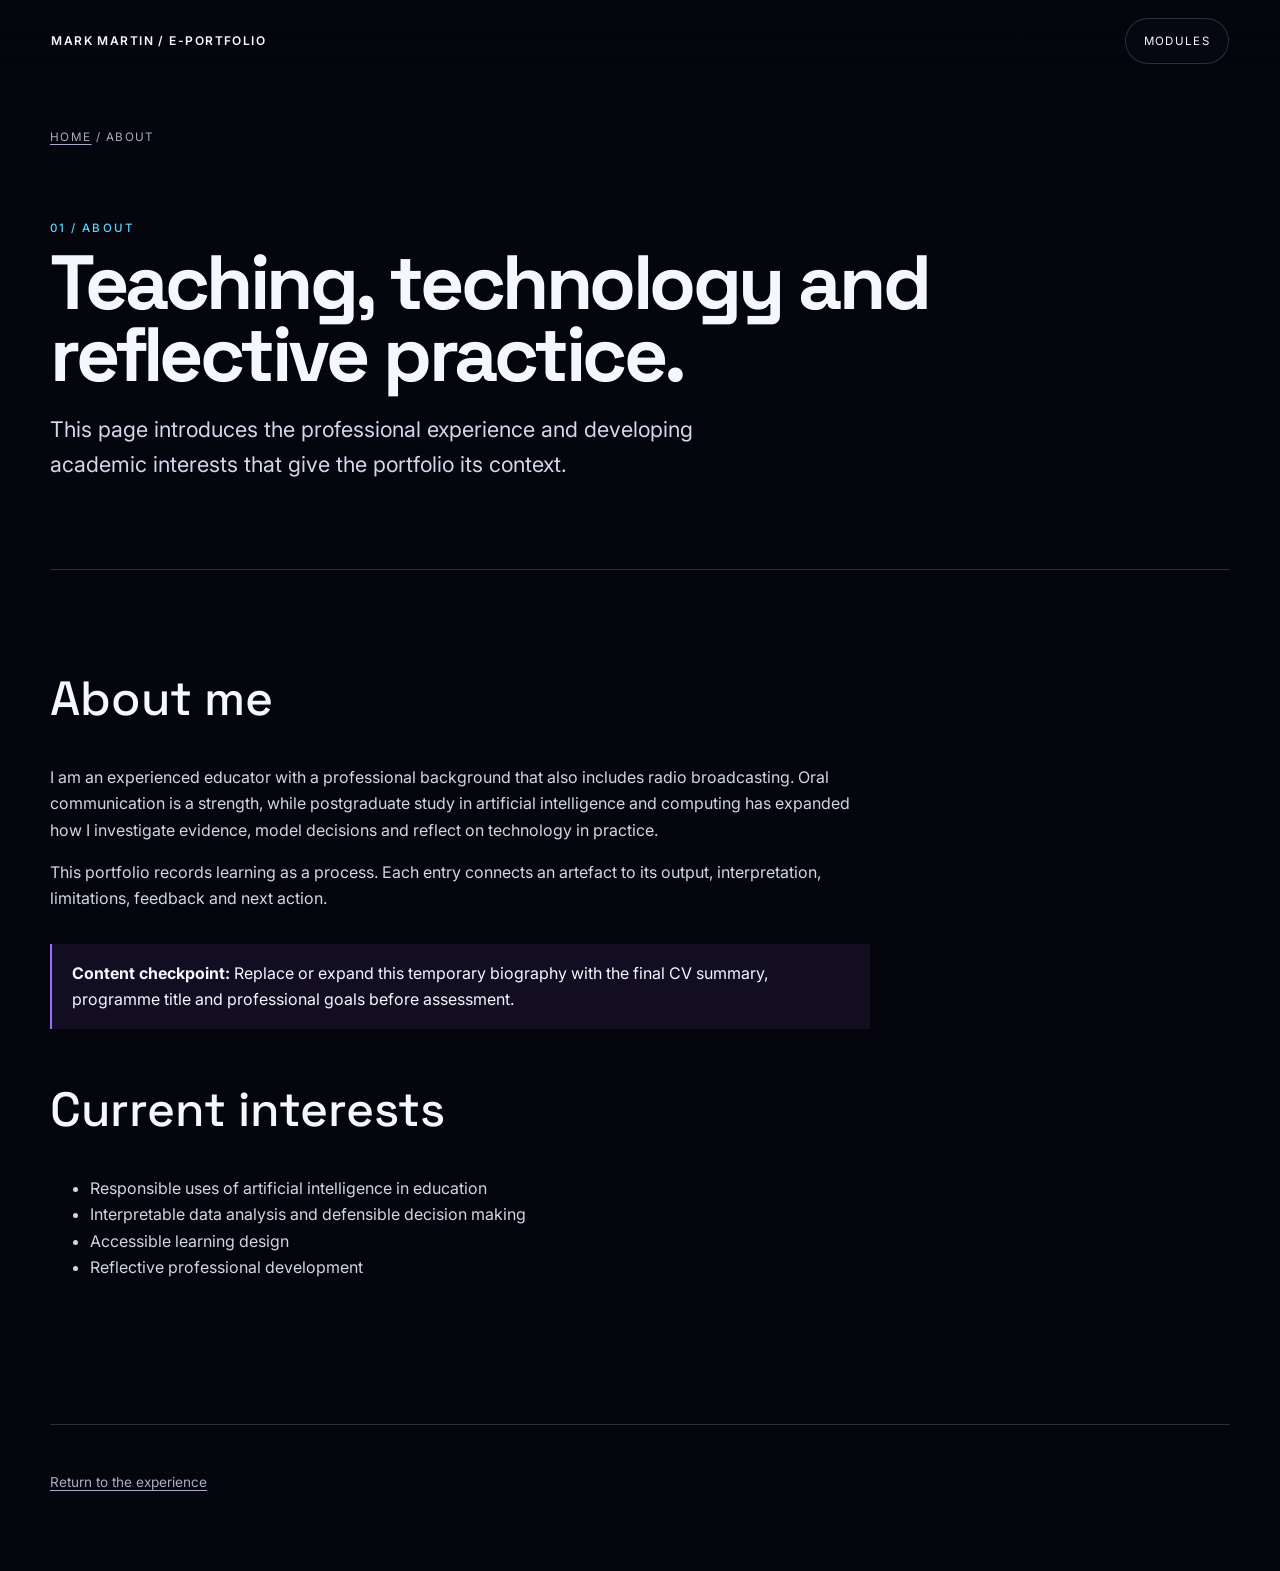
<file: about/index.html>
<!doctype html><html lang="en"><head><meta charset="utf-8"><meta name="viewport" content="width=device-width,initial-scale=1"><meta name="description" content="About Mark Martin, an experienced educator exploring artificial intelligence, computing, accessible learning design and reflective professional practice."><title>About | Mark Martin E-portfolio</title><link rel="stylesheet" href="../assets/css/global.css"><link rel="icon" href="../assets/img/favicon.svg" type="image/svg+xml"></head><body><a class="skip-link" href="#main">Skip to content</a><header class="site-header"><a class="brand" href="../">Mark Martin / E-portfolio</a><a class="button" href="../#portfolio">Modules</a></header><main id="main" class="content-shell"><div class="breadcrumbs"><a href="../">Home</a> / About</div><header class="content-hero"><p class="eyebrow">01 / About</p><h1 class="display">Teaching, technology and reflective practice.</h1><p class="lede">This page introduces the professional experience and developing academic interests that give the portfolio its context.</p></header><article class="prose"><h2>About me</h2><p>I am an experienced educator with a professional background that also includes radio broadcasting. Oral communication is a strength, while postgraduate study in artificial intelligence and computing has expanded how I investigate evidence, model decisions and reflect on technology in practice.</p><p>This portfolio records learning as a process. Each entry connects an artefact to its output, interpretation, limitations, feedback and next action.</p><div class="callout"><strong>Content checkpoint:</strong> Replace or expand this temporary biography with the final CV summary, programme title and professional goals before assessment.</div><h2>Current interests</h2><ul><li>Responsible uses of artificial intelligence in education</li><li>Interpretable data analysis and defensible decision making</li><li>Accessible learning design</li><li>Reflective professional development</li></ul></article></main><footer><p><a href="../">Return to the experience</a></p></footer></body></html>
</file>
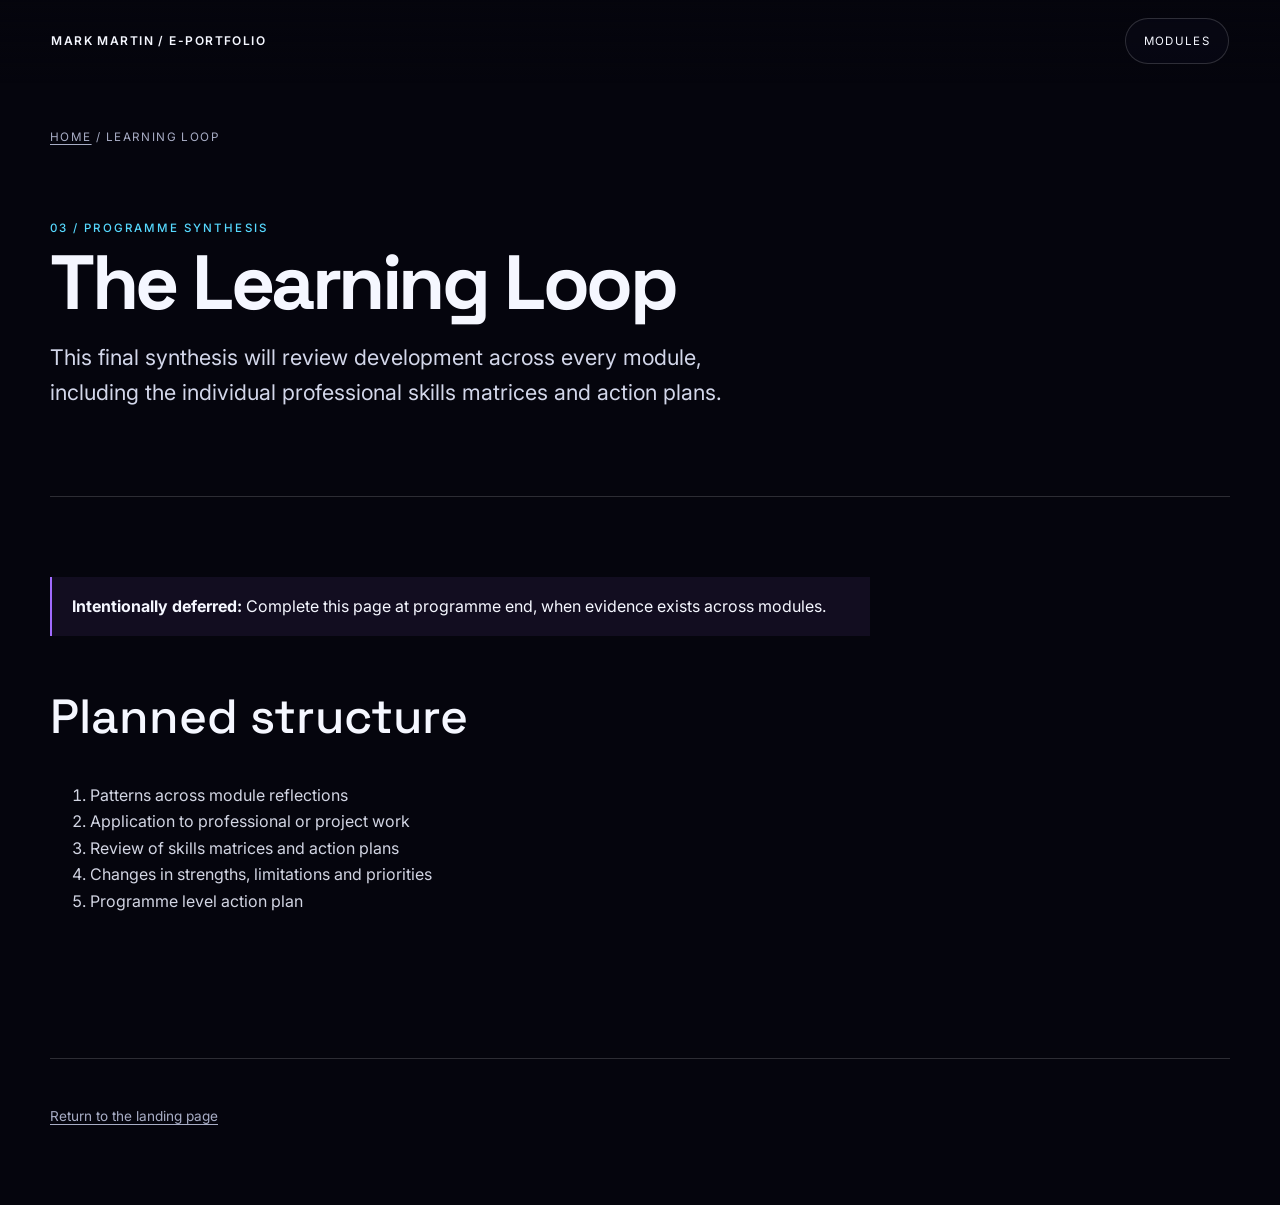
<file: learning-loop/index.html>
<!doctype html><html lang="en"><head><meta charset="utf-8"><meta name="viewport" content="width=device-width,initial-scale=1"><meta name="description" content="Programme Learning Loop connecting reflections, professional skills and action plans across Mark Martin's postgraduate studies."><title>Learning Loop | Mark Martin E-portfolio</title><link rel="stylesheet" href="../assets/css/global.css"><link rel="icon" href="../assets/img/favicon.svg" type="image/svg+xml"></head><body><a class="skip-link" href="#main">Skip to content</a><header class="site-header"><a class="brand" href="../">Mark Martin / E-portfolio</a><a class="button" href="../#portfolio">Modules</a></header><main id="main" class="content-shell"><div class="breadcrumbs"><a href="../">Home</a> / Learning Loop</div><header class="content-hero"><p class="eyebrow">03 / Programme synthesis</p><h1 class="display">The Learning Loop</h1><p class="lede">This final synthesis will review development across every module, including the individual professional skills matrices and action plans.</p></header><article class="prose"><div class="callout"><strong>Intentionally deferred:</strong> Complete this page at programme end, when evidence exists across modules.</div><h2>Planned structure</h2><ol><li>Patterns across module reflections</li><li>Application to professional or project work</li><li>Review of skills matrices and action plans</li><li>Changes in strengths, limitations and priorities</li><li>Programme level action plan</li></ol></article></main><footer><p><a href="../">Return to the landing page</a></p></footer></body></html>
</file>
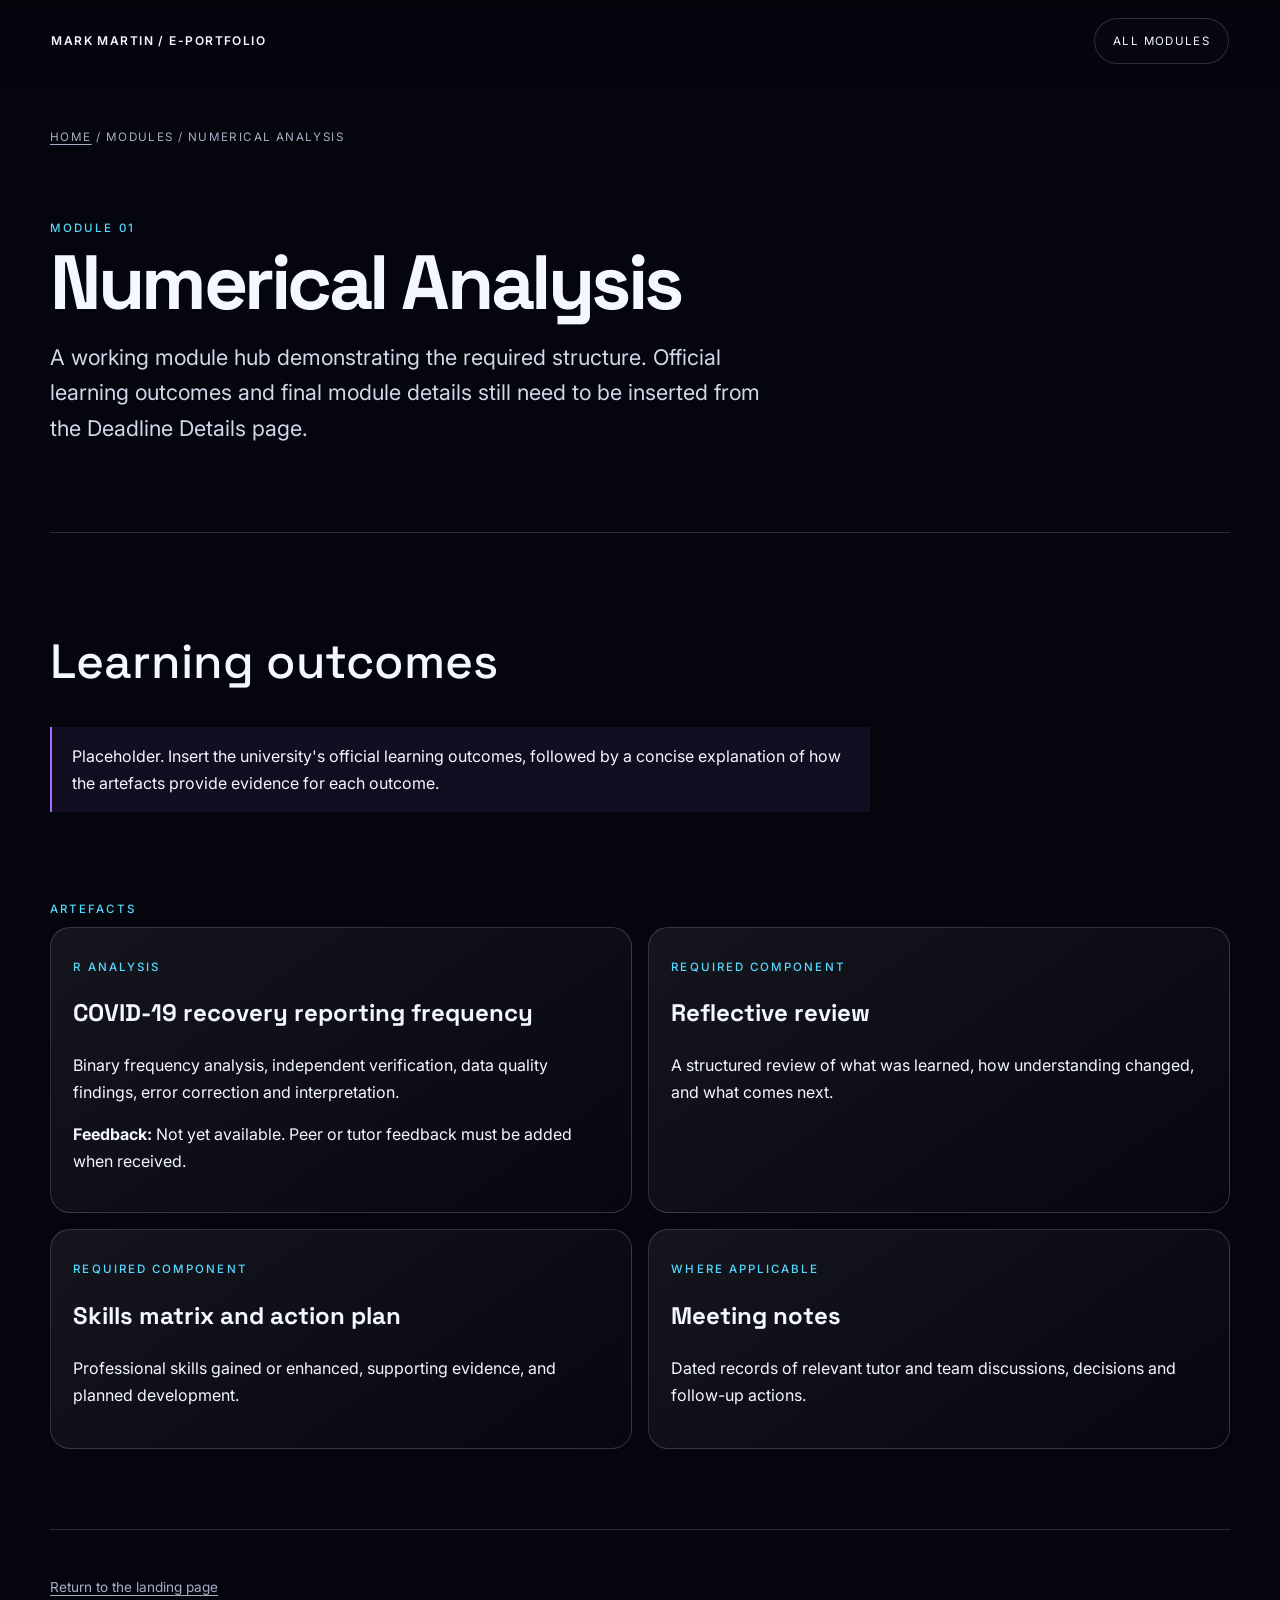
<file: modules/numerical-analysis/index.html>
<!doctype html><html lang="en"><head><meta charset="utf-8"><meta name="viewport" content="width=device-width,initial-scale=1"><meta name="description" content="Numerical Analysis module portfolio containing learning outcomes, artefacts, reflection, meeting notes, and a professional skills action plan."><title>Numerical Analysis | Mark Martin E-portfolio</title><link rel="stylesheet" href="../../assets/css/global.css"><link rel="icon" href="../../assets/img/favicon.svg" type="image/svg+xml"></head><body><a class="skip-link" href="#main">Skip to content</a><header class="site-header"><a class="brand" href="../../">Mark Martin / E-portfolio</a><a class="button" href="../../#portfolio">All modules</a></header><main id="main" class="content-shell"><div class="breadcrumbs"><a href="../../">Home</a> / Modules / Numerical Analysis</div><header class="content-hero"><p class="eyebrow">Module 01</p><h1 class="display">Numerical Analysis</h1><p class="lede">A working module hub demonstrating the required structure. Official learning outcomes and final module details still need to be inserted from the Deadline Details page.</p></header><section class="prose"><h2>Learning outcomes</h2><div class="callout">Placeholder. Insert the university's official learning outcomes, followed by a concise explanation of how the artefacts provide evidence for each outcome.</div></section><section><p class="eyebrow">Artefacts</p><div class="grid"><a class="card" href="entries/recovery-frequency.html"><p class="eyebrow">R analysis</p><h2>COVID-19 recovery reporting frequency</h2><p>Binary frequency analysis, independent verification, data quality findings, error correction and interpretation.</p><p><strong>Feedback:</strong> Not yet available. Peer or tutor feedback must be added when received.</p></a><a class="card" href="reflection.html"><p class="eyebrow">Required component</p><h2>Reflective review</h2><p>A structured review of what was learned, how understanding changed, and what comes next.</p></a><a class="card" href="matrix.html"><p class="eyebrow">Required component</p><h2>Skills matrix and action plan</h2><p>Professional skills gained or enhanced, supporting evidence, and planned development.</p></a><a class="card" href="meetings.html"><p class="eyebrow">Where applicable</p><h2>Meeting notes</h2><p>Dated records of relevant tutor and team discussions, decisions and follow-up actions.</p></a></div></section></main><footer><p><a href="../../">Return to the landing page</a></p></footer></body></html>
</file>
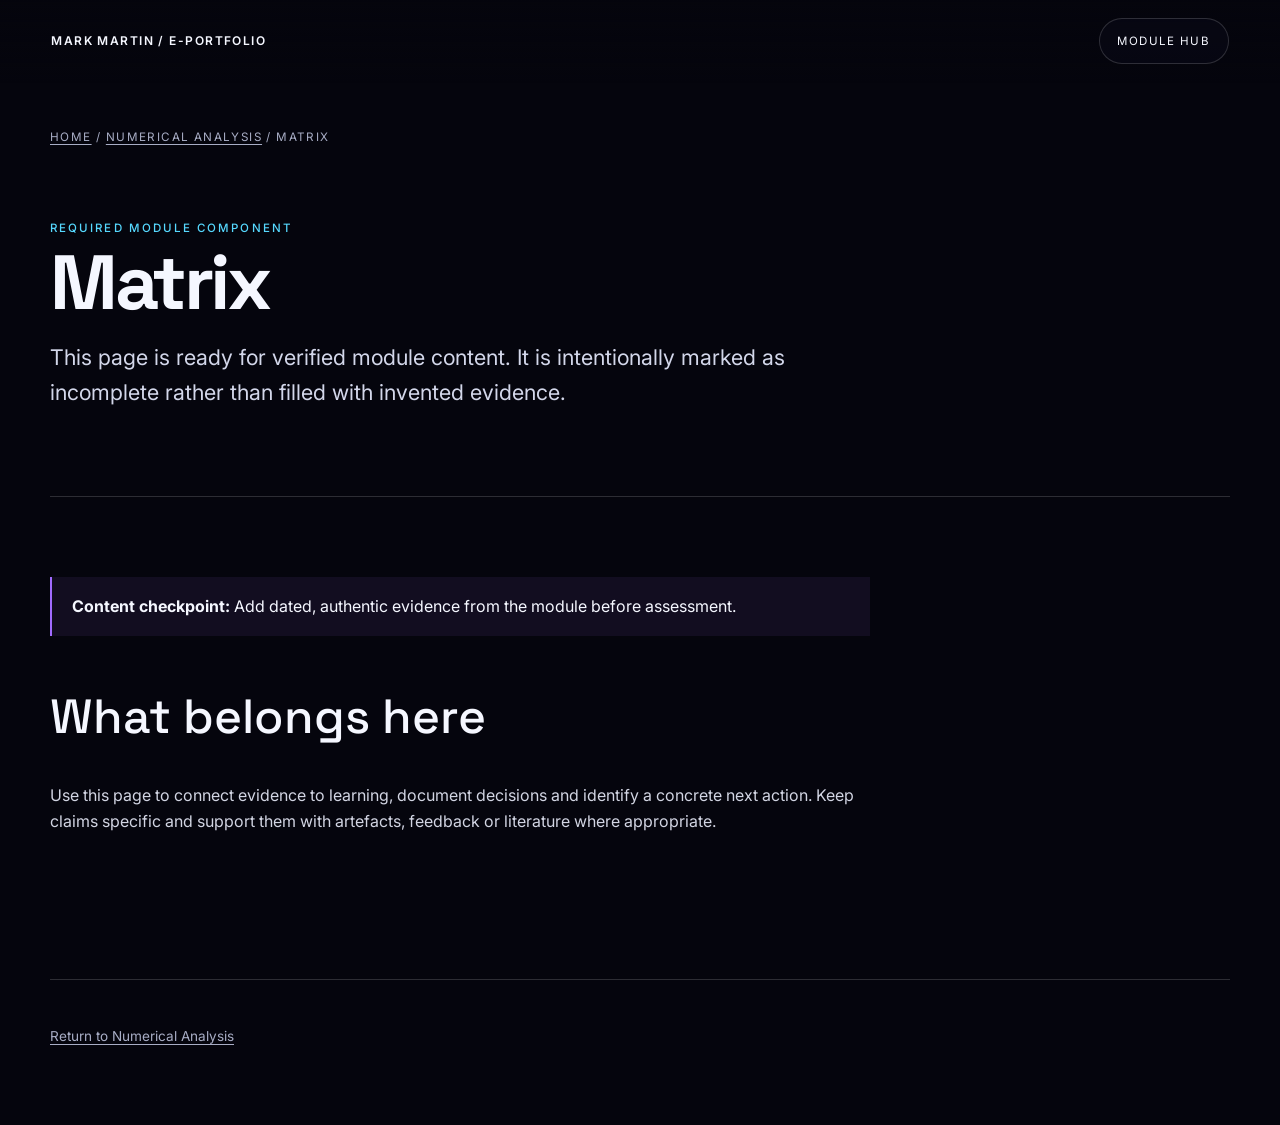
<file: modules/numerical-analysis/matrix.html>
<!doctype html><html lang="en"><head><meta charset="utf-8"><meta name="viewport" content="width=device-width,initial-scale=1"><meta name="description" content="Professional skills matrix and action plan for Mark Martin's Numerical Analysis module."><title>Matrix | Numerical Analysis</title><link rel="stylesheet" href="../../assets/css/global.css"><link rel="icon" href="../../assets/img/favicon.svg" type="image/svg+xml"></head><body><a class="skip-link" href="#main">Skip to content</a><header class="site-header"><a class="brand" href="../../">Mark Martin / E-portfolio</a><a class="button" href="./">Module hub</a></header><main id="main" class="content-shell"><div class="breadcrumbs"><a href="../../">Home</a> / <a href="./">Numerical Analysis</a> / Matrix</div><header class="content-hero"><p class="eyebrow">Required module component</p><h1 class="display">Matrix</h1><p class="lede">This page is ready for verified module content. It is intentionally marked as incomplete rather than filled with invented evidence.</p></header><article class="prose"><div class="callout"><strong>Content checkpoint:</strong> Add dated, authentic evidence from the module before assessment.</div><h2>What belongs here</h2><p>Use this page to connect evidence to learning, document decisions and identify a concrete next action. Keep claims specific and support them with artefacts, feedback or literature where appropriate.</p></article></main><footer><p><a href="./">Return to Numerical Analysis</a></p></footer></body></html>
</file>
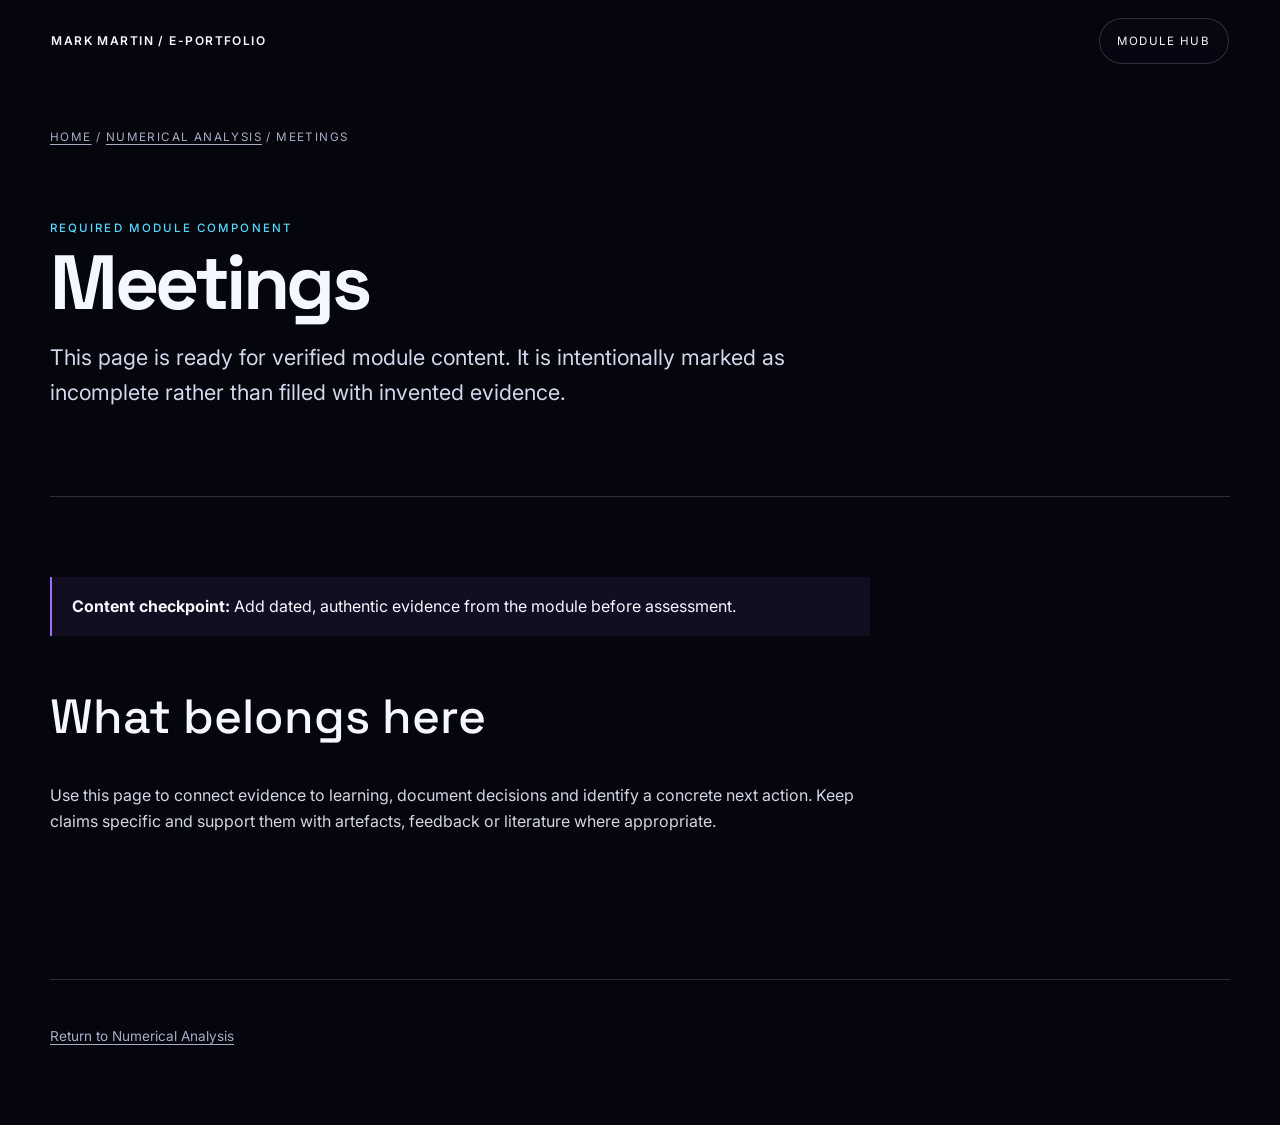
<file: modules/numerical-analysis/meetings.html>
<!doctype html><html lang="en"><head><meta charset="utf-8"><meta name="viewport" content="width=device-width,initial-scale=1"><meta name="description" content="Dated tutor and team meeting notes for Mark Martin's Numerical Analysis module."><title>Meetings | Numerical Analysis</title><link rel="stylesheet" href="../../assets/css/global.css"><link rel="icon" href="../../assets/img/favicon.svg" type="image/svg+xml"></head><body><a class="skip-link" href="#main">Skip to content</a><header class="site-header"><a class="brand" href="../../">Mark Martin / E-portfolio</a><a class="button" href="./">Module hub</a></header><main id="main" class="content-shell"><div class="breadcrumbs"><a href="../../">Home</a> / <a href="./">Numerical Analysis</a> / Meetings</div><header class="content-hero"><p class="eyebrow">Required module component</p><h1 class="display">Meetings</h1><p class="lede">This page is ready for verified module content. It is intentionally marked as incomplete rather than filled with invented evidence.</p></header><article class="prose"><div class="callout"><strong>Content checkpoint:</strong> Add dated, authentic evidence from the module before assessment.</div><h2>What belongs here</h2><p>Use this page to connect evidence to learning, document decisions and identify a concrete next action. Keep claims specific and support them with artefacts, feedback or literature where appropriate.</p></article></main><footer><p><a href="./">Return to Numerical Analysis</a></p></footer></body></html>
</file>
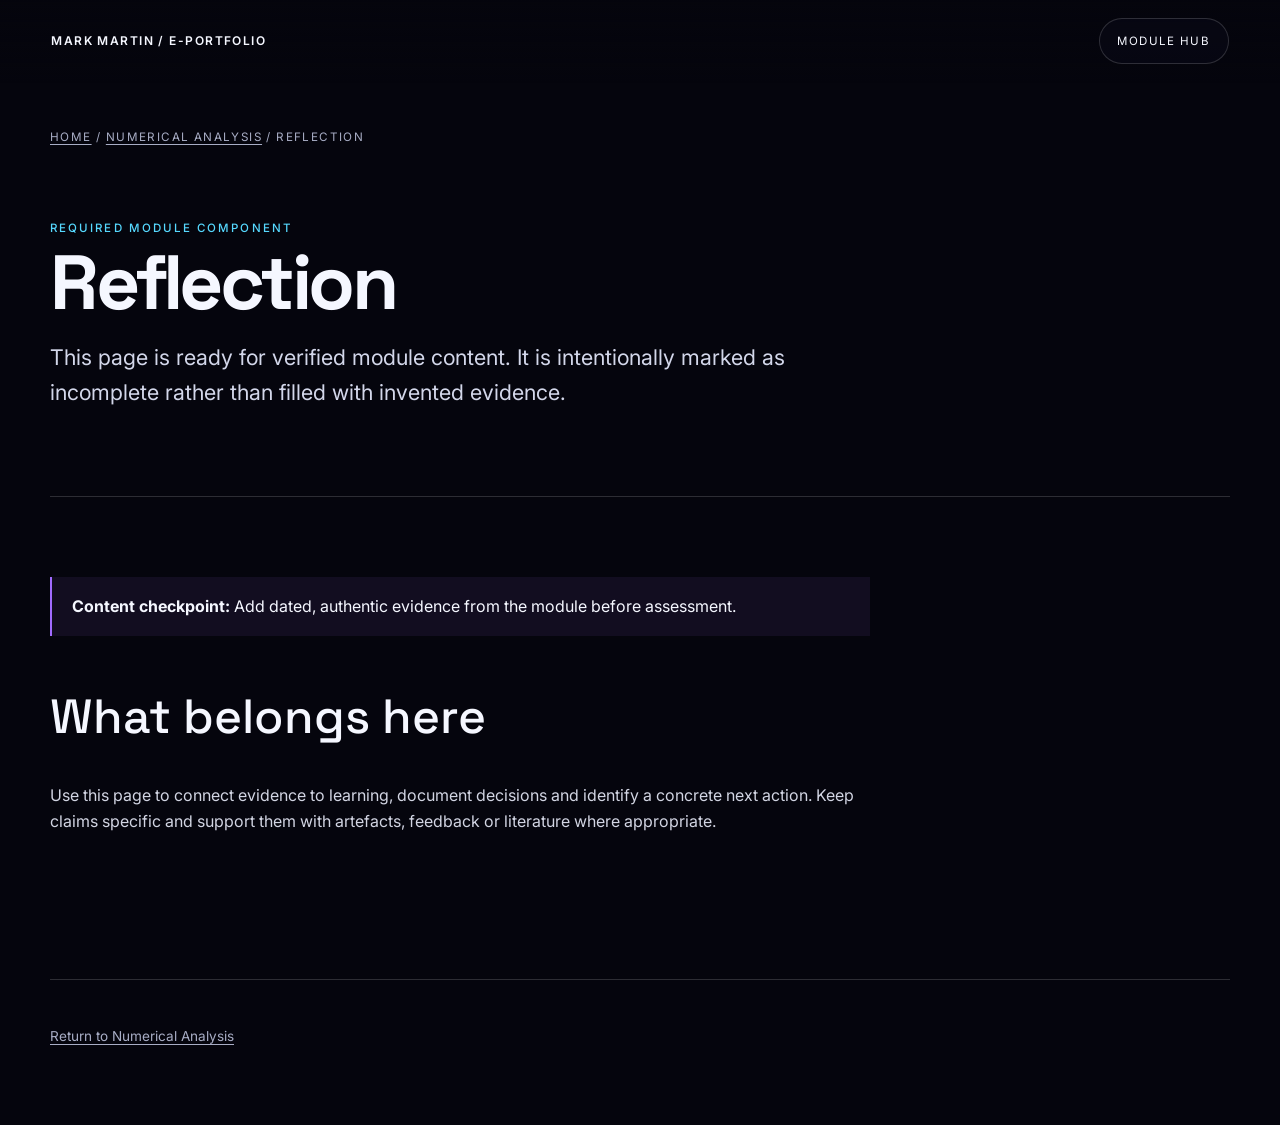
<file: modules/numerical-analysis/reflection.html>
<!doctype html><html lang="en"><head><meta charset="utf-8"><meta name="viewport" content="width=device-width,initial-scale=1"><meta name="description" content="Reflective review for Mark Martin's Numerical Analysis module, connecting learning evidence, literature, feedback and future action."><title>Reflection | Numerical Analysis</title><link rel="stylesheet" href="../../assets/css/global.css"><link rel="icon" href="../../assets/img/favicon.svg" type="image/svg+xml"></head><body><a class="skip-link" href="#main">Skip to content</a><header class="site-header"><a class="brand" href="../../">Mark Martin / E-portfolio</a><a class="button" href="./">Module hub</a></header><main id="main" class="content-shell"><div class="breadcrumbs"><a href="../../">Home</a> / <a href="./">Numerical Analysis</a> / Reflection</div><header class="content-hero"><p class="eyebrow">Required module component</p><h1 class="display">Reflection</h1><p class="lede">This page is ready for verified module content. It is intentionally marked as incomplete rather than filled with invented evidence.</p></header><article class="prose"><div class="callout"><strong>Content checkpoint:</strong> Add dated, authentic evidence from the module before assessment.</div><h2>What belongs here</h2><p>Use this page to connect evidence to learning, document decisions and identify a concrete next action. Keep claims specific and support them with artefacts, feedback or literature where appropriate.</p></article></main><footer><p><a href="./">Return to Numerical Analysis</a></p></footer></body></html>
</file>
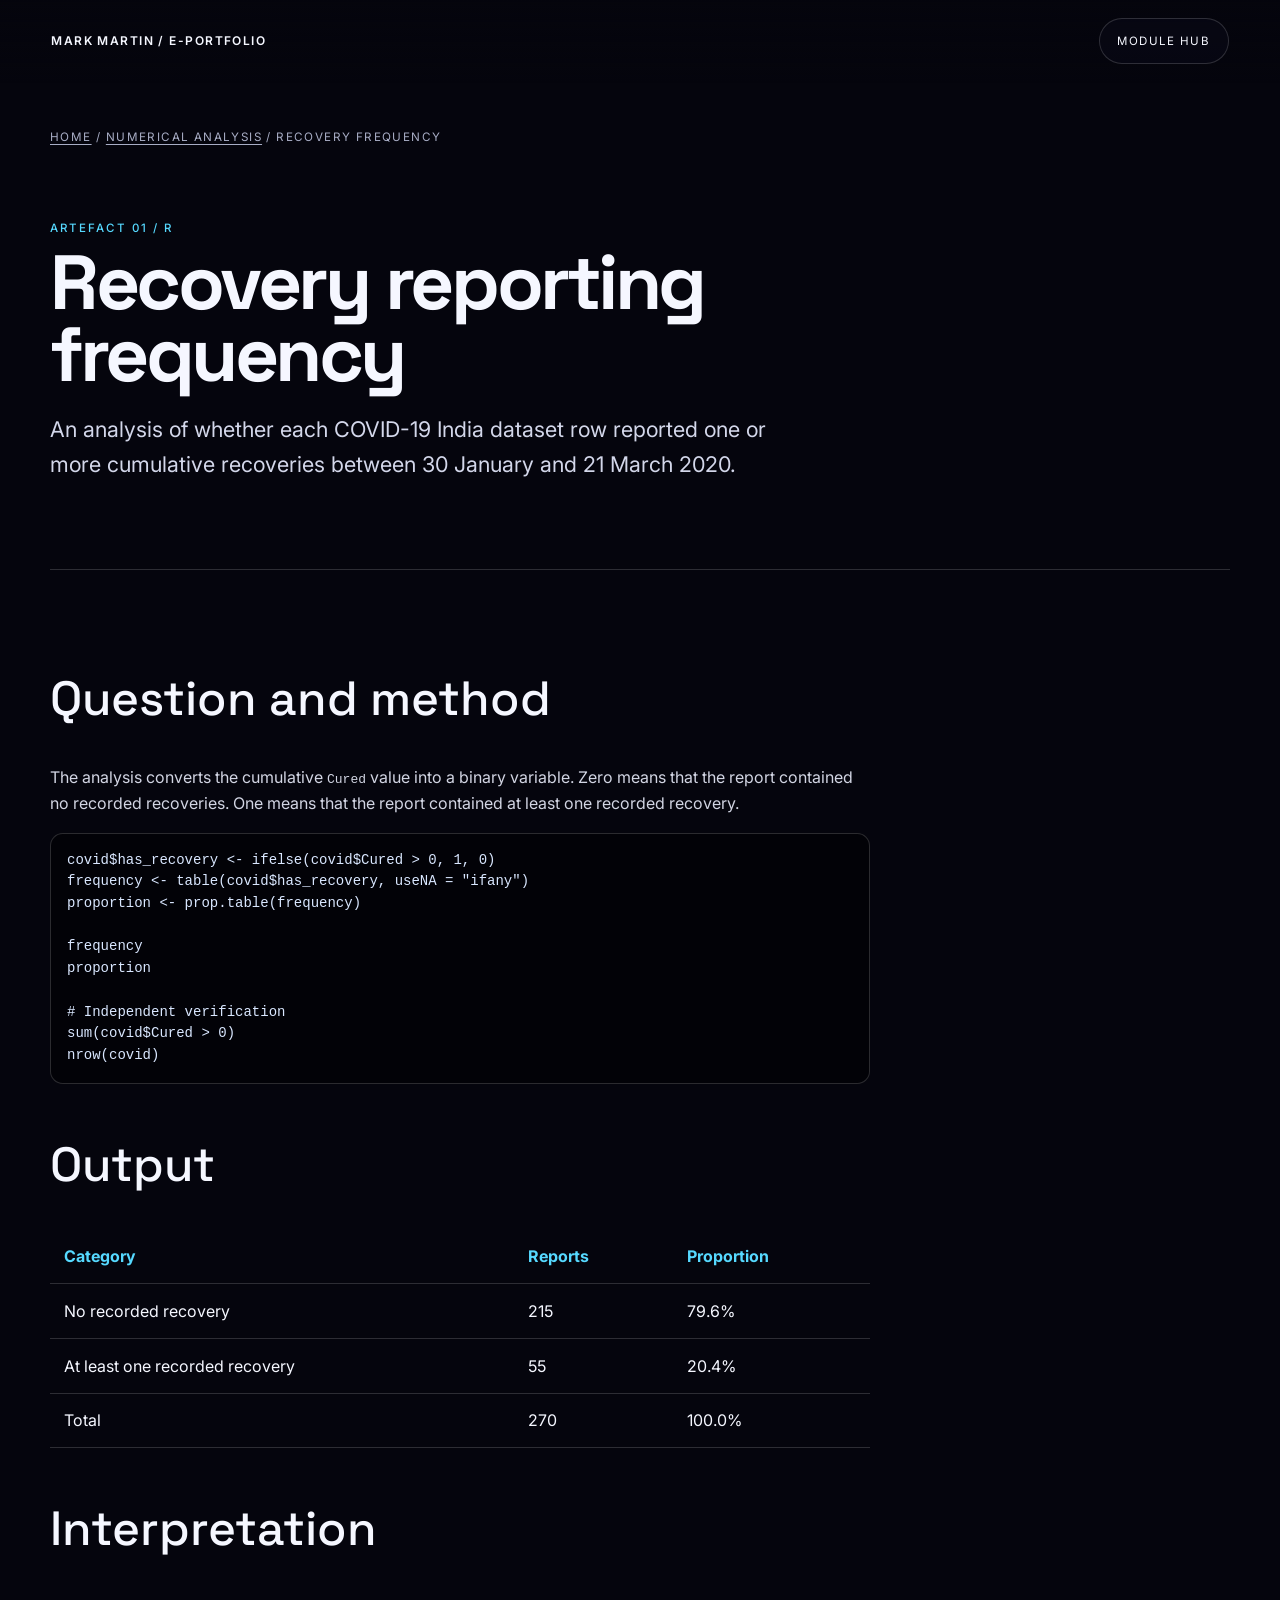
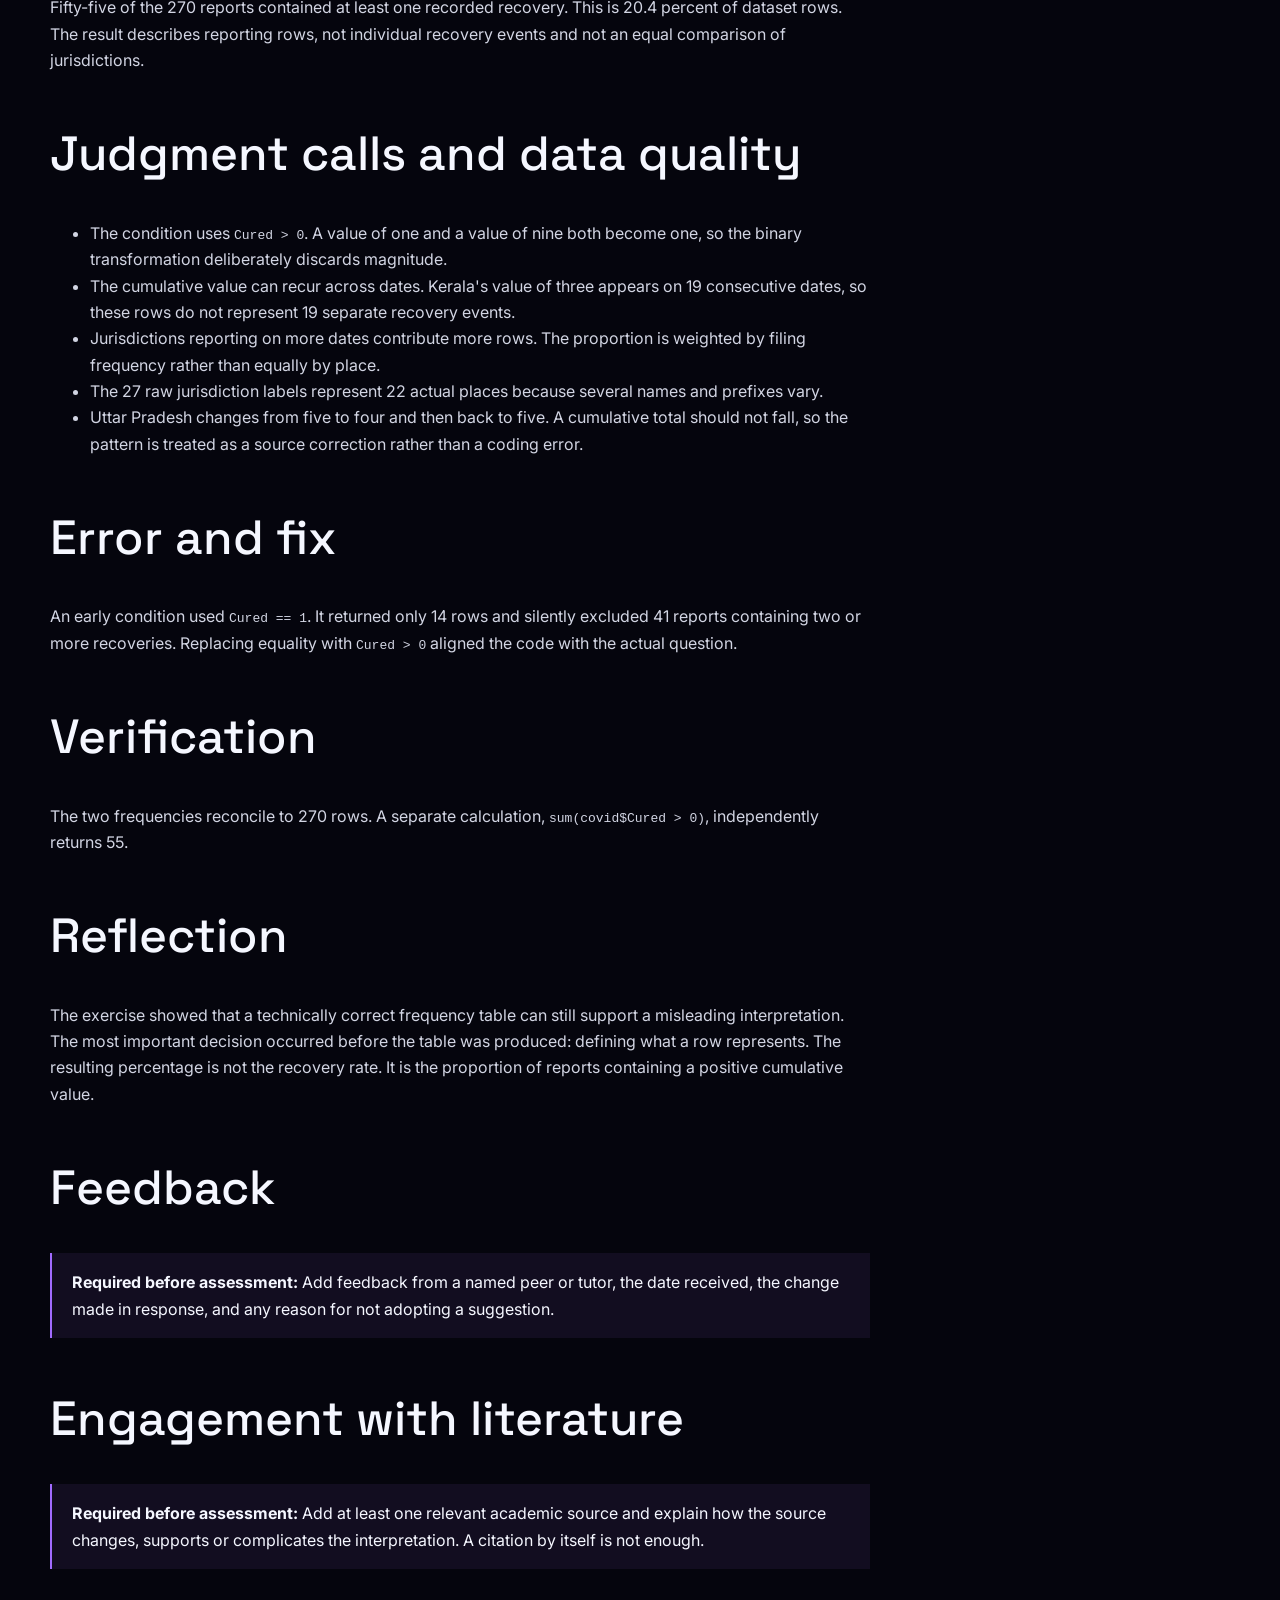
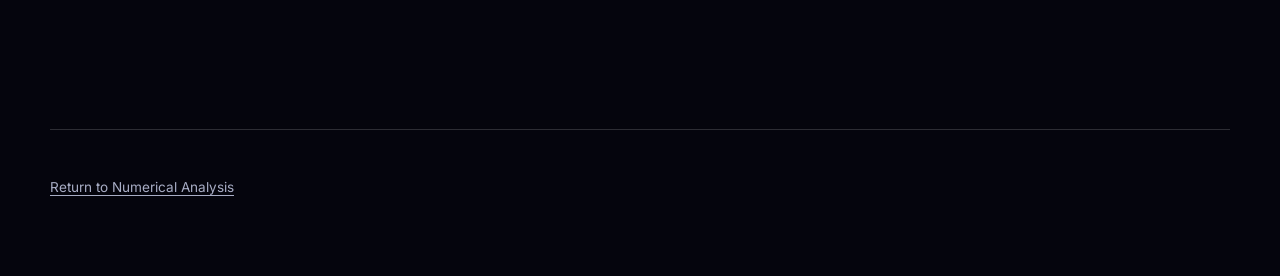
<file: modules/numerical-analysis/entries/recovery-frequency.html>
<!doctype html><html lang="en"><head><meta charset="utf-8"><meta name="viewport" content="width=device-width,initial-scale=1"><meta name="description" content="R analysis of COVID-19 India recovery reporting frequency, including code, output, interpretation, data quality findings, verification and reflection."><title>Recovery Frequency Analysis | E-portfolio</title><link rel="stylesheet" href="../../../assets/css/global.css"><link rel="icon" href="../../../assets/img/favicon.svg" type="image/svg+xml"></head><body><a class="skip-link" href="#main">Skip to content</a><header class="site-header"><a class="brand" href="../../../">Mark Martin / E-portfolio</a><a class="button" href="../">Module hub</a></header><main id="main" class="content-shell"><div class="breadcrumbs"><a href="../../../">Home</a> / <a href="../">Numerical Analysis</a> / Recovery frequency</div><header class="content-hero"><p class="eyebrow">Artefact 01 / R</p><h1 class="display">Recovery reporting frequency</h1><p class="lede">An analysis of whether each COVID-19 India dataset row reported one or more cumulative recoveries between 30 January and 21 March 2020.</p></header><article class="prose"><h2>Question and method</h2><p>The analysis converts the cumulative <code>Cured</code> value into a binary variable. Zero means that the report contained no recorded recoveries. One means that the report contained at least one recorded recovery.</p><pre class="code-block"><code>covid$has_recovery &lt;- ifelse(covid$Cured &gt; 0, 1, 0)
frequency &lt;- table(covid$has_recovery, useNA = "ifany")
proportion &lt;- prop.table(frequency)

frequency
proportion

# Independent verification
sum(covid$Cured &gt; 0)
nrow(covid)</code></pre><h2>Output</h2><table class="data-table"><thead><tr><th>Category</th><th>Reports</th><th>Proportion</th></tr></thead><tbody><tr><td>No recorded recovery</td><td>215</td><td>79.6%</td></tr><tr><td>At least one recorded recovery</td><td>55</td><td>20.4%</td></tr><tr><td>Total</td><td>270</td><td>100.0%</td></tr></tbody></table><h2>Interpretation</h2><p>Fifty-five of the 270 reports contained at least one recorded recovery. This is 20.4 percent of dataset rows. The result describes reporting rows, not individual recovery events and not an equal comparison of jurisdictions.</p><h2>Judgment calls and data quality</h2><ul><li>The condition uses <code>Cured &gt; 0</code>. A value of one and a value of nine both become one, so the binary transformation deliberately discards magnitude.</li><li>The cumulative value can recur across dates. Kerala's value of three appears on 19 consecutive dates, so these rows do not represent 19 separate recovery events.</li><li>Jurisdictions reporting on more dates contribute more rows. The proportion is weighted by filing frequency rather than equally by place.</li><li>The 27 raw jurisdiction labels represent 22 actual places because several names and prefixes vary.</li><li>Uttar Pradesh changes from five to four and then back to five. A cumulative total should not fall, so the pattern is treated as a source correction rather than a coding error.</li></ul><h2>Error and fix</h2><p>An early condition used <code>Cured == 1</code>. It returned only 14 rows and silently excluded 41 reports containing two or more recoveries. Replacing equality with <code>Cured &gt; 0</code> aligned the code with the actual question.</p><h2>Verification</h2><p>The two frequencies reconcile to 270 rows. A separate calculation, <code>sum(covid$Cured &gt; 0)</code>, independently returns 55.</p><h2>Reflection</h2><p>The exercise showed that a technically correct frequency table can still support a misleading interpretation. The most important decision occurred before the table was produced: defining what a row represents. The resulting percentage is not the recovery rate. It is the proportion of reports containing a positive cumulative value.</p><h2>Feedback</h2><div class="callout"><strong>Required before assessment:</strong> Add feedback from a named peer or tutor, the date received, the change made in response, and any reason for not adopting a suggestion.</div><h2>Engagement with literature</h2><div class="callout"><strong>Required before assessment:</strong> Add at least one relevant academic source and explain how the source changes, supports or complicates the interpretation. A citation by itself is not enough.</div></article></main><footer><p><a href="../">Return to Numerical Analysis</a></p></footer></body></html>
</file>
<file: assets/css/global.css>
@import url('https://fonts.googleapis.com/css2?family=Inter:wght@400;500;600&family=Space+Grotesk:wght@400;500;600&display=swap');
:root{--ink:#f5f7ff;--muted:#a8adc5;--bg:#05050d;--panel:rgba(13,14,30,.74);--line:rgba(255,255,255,.16);--violet:#a16bff;--cyan:#56d9ff;--pink:#ff70bd;--max:1180px;color-scheme:dark}
*{box-sizing:border-box}html{scroll-behavior:smooth;background:var(--bg)}body{margin:0;background:var(--bg);color:var(--ink);font-family:Inter,Arial,sans-serif;line-height:1.65}a{color:inherit;text-decoration-thickness:1px;text-underline-offset:.24em}a:hover{color:var(--cyan)}img{max-width:100%}.skip-link{position:fixed;left:1rem;top:-8rem;z-index:100;background:#fff;color:#05050d;padding:.7rem 1rem}.skip-link:focus{top:1rem}.site-header{position:fixed;z-index:50;top:0;left:0;width:100%;display:flex;align-items:center;justify-content:space-between;padding:1.15rem clamp(1rem,4vw,4rem);background:linear-gradient(180deg,rgba(5,5,13,.82),transparent);letter-spacing:.12em;text-transform:uppercase;font-size:.75rem}.brand{text-decoration:none;font-weight:600}.nav-toggle{border:1px solid var(--line);border-radius:99px;background:rgba(5,5,13,.55);color:#fff;padding:.65rem 1rem;cursor:pointer}.site-nav{position:fixed;inset:0 0 auto auto;width:min(440px,100%);min-height:100vh;padding:7rem 2rem 2rem;background:rgba(7,7,17,.97);backdrop-filter:blur(24px);transform:translateX(102%);transition:transform .35s ease}.site-nav.open{transform:none}.site-nav a{display:block;text-decoration:none;border-top:1px solid var(--line);padding:1rem 0;font-family:'Space Grotesk',sans-serif;font-size:clamp(1.6rem,4vw,2.8rem)}.site-nav .nav-close{position:absolute;right:1.5rem;top:1.3rem}.eyebrow{font:500 .72rem/1 Inter,sans-serif;letter-spacing:.18em;text-transform:uppercase;color:var(--cyan)}.display{font-family:'Space Grotesk',Inter,sans-serif;line-height:.94;letter-spacing:-.045em}.button{display:inline-flex;align-items:center;gap:.6rem;border:1px solid var(--line);border-radius:99px;padding:.78rem 1.1rem;text-decoration:none;text-transform:uppercase;letter-spacing:.12em;font-size:.72rem;background:rgba(10,11,24,.5);transition:.2s}.button:hover{border-color:var(--cyan);transform:translateY(-2px)}.content-shell{width:min(var(--max),calc(100% - 2rem));margin:auto;padding:8rem 0 5rem}.content-hero{padding:4rem 0;border-bottom:1px solid var(--line)}.content-hero h1{max-width:920px;font-size:clamp(2.5rem,6vw,5.25rem);margin:.4rem 0 1rem}.lede{max-width:740px;font-size:clamp(1.05rem,2vw,1.35rem);color:#d3d7ea}.breadcrumbs{font-size:.73rem;letter-spacing:.12em;text-transform:uppercase;color:var(--muted)}.prose{max-width:820px;padding:3rem 0}.prose h2{font:500 clamp(1.8rem,4vw,3rem)/1.05 'Space Grotesk',sans-serif;margin-top:3.5rem}.prose h3{font:500 1.25rem/1.2 'Space Grotesk',sans-serif;margin-top:2.5rem}.prose p,.prose li{color:#d2d5e3}.callout{border-left:2px solid var(--violet);padding:1rem 1.25rem;background:rgba(161,107,255,.08);margin:2rem 0}.grid{display:grid;grid-template-columns:repeat(12,1fr);gap:1rem}.card{grid-column:span 6;min-height:220px;padding:1.4rem;border:1px solid var(--line);border-radius:1.25rem;background:linear-gradient(145deg,rgba(255,255,255,.065),rgba(255,255,255,.01));text-decoration:none}.card:hover{border-color:rgba(86,217,255,.65)}.card h2,.card h3{font-family:'Space Grotesk',sans-serif}.code-block{overflow:auto;border:1px solid var(--line);border-radius:.8rem;padding:1rem;background:#020207;color:#d9e7ff;font:14px/1.55 Consolas,monospace}.data-table{width:100%;border-collapse:collapse}.data-table th,.data-table td{border-bottom:1px solid var(--line);padding:.85rem;text-align:left;vertical-align:top}.data-table th{color:var(--cyan)}footer{width:min(var(--max),calc(100% - 2rem));margin:auto;border-top:1px solid var(--line);padding:2rem 0 4rem;color:var(--muted);font-size:.85rem}@media(max-width:700px){.card{grid-column:1/-1}.site-header{padding:1rem}.content-shell{padding-top:6rem}}@media(prefers-reduced-motion:reduce){*,*::before,*::after{scroll-behavior:auto!important;transition-duration:.01ms!important;animation-duration:.01ms!important;animation-iteration-count:1!important}}
</file>
